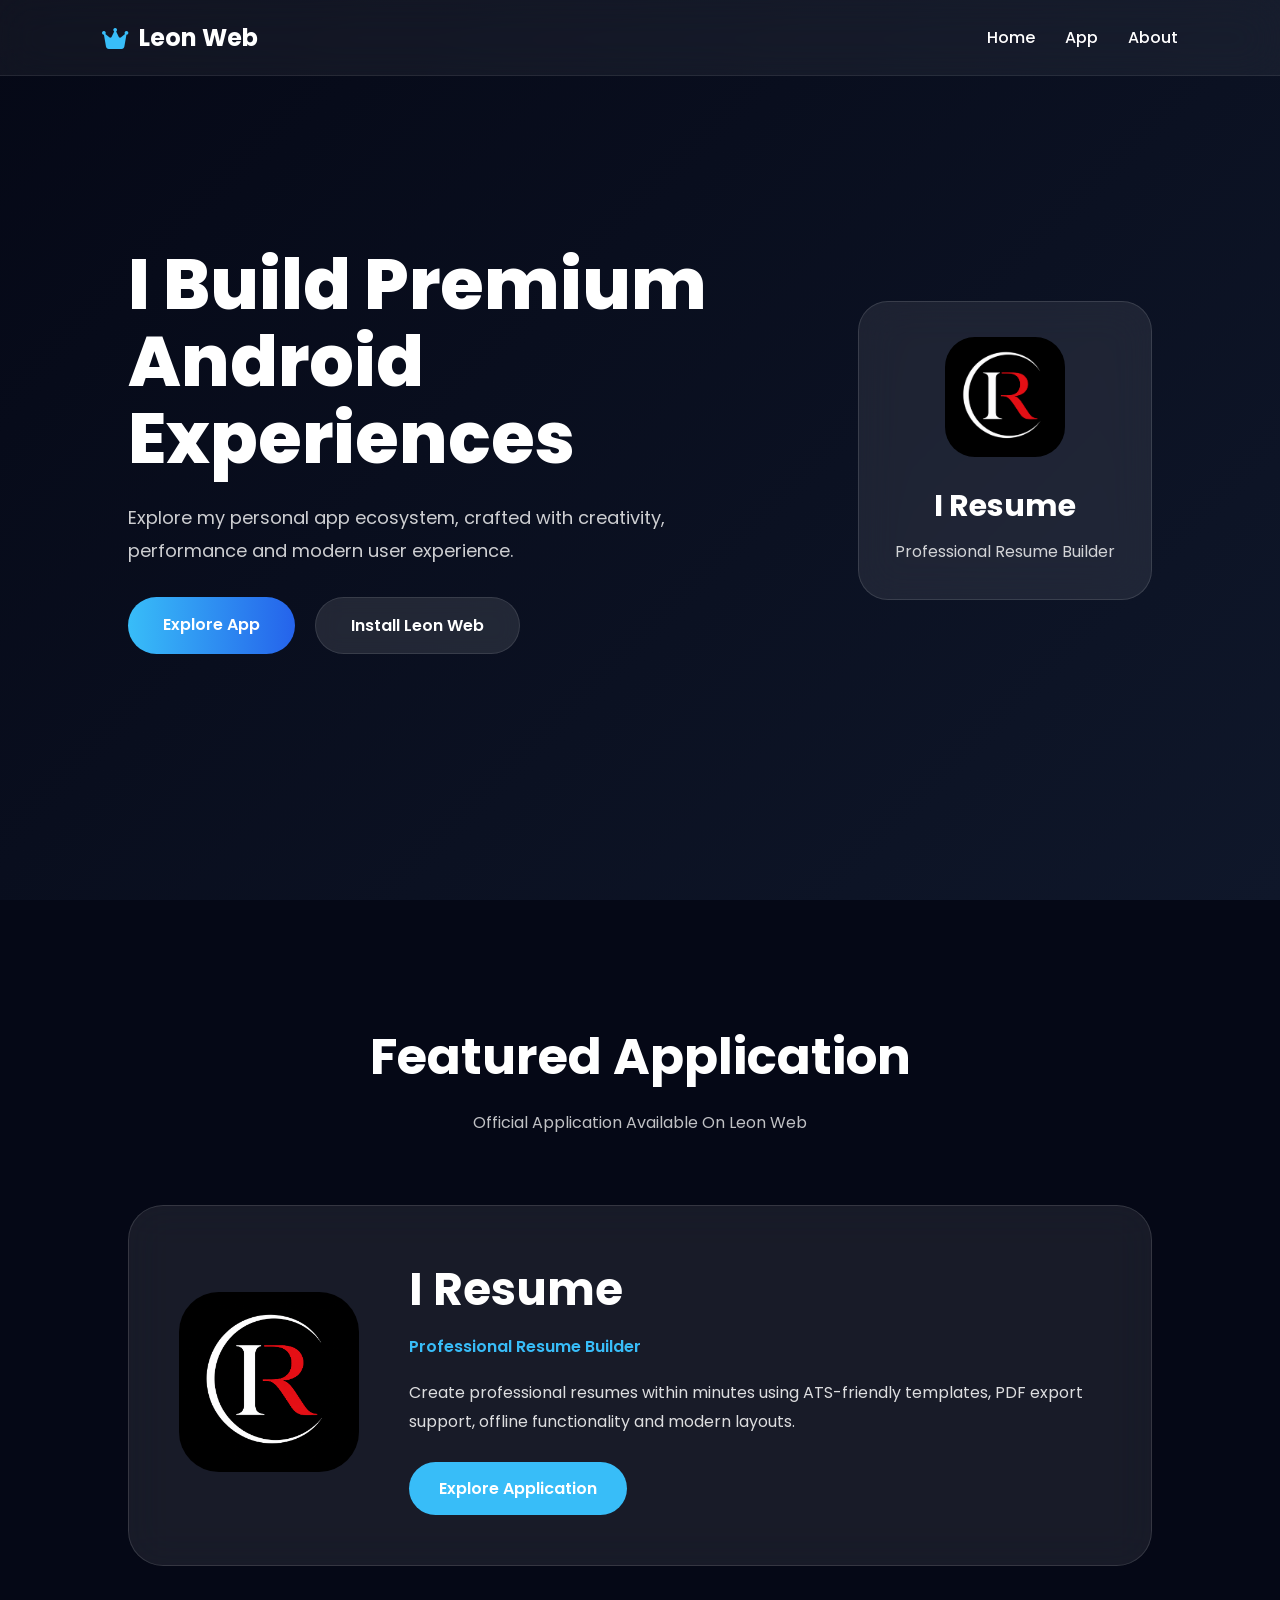
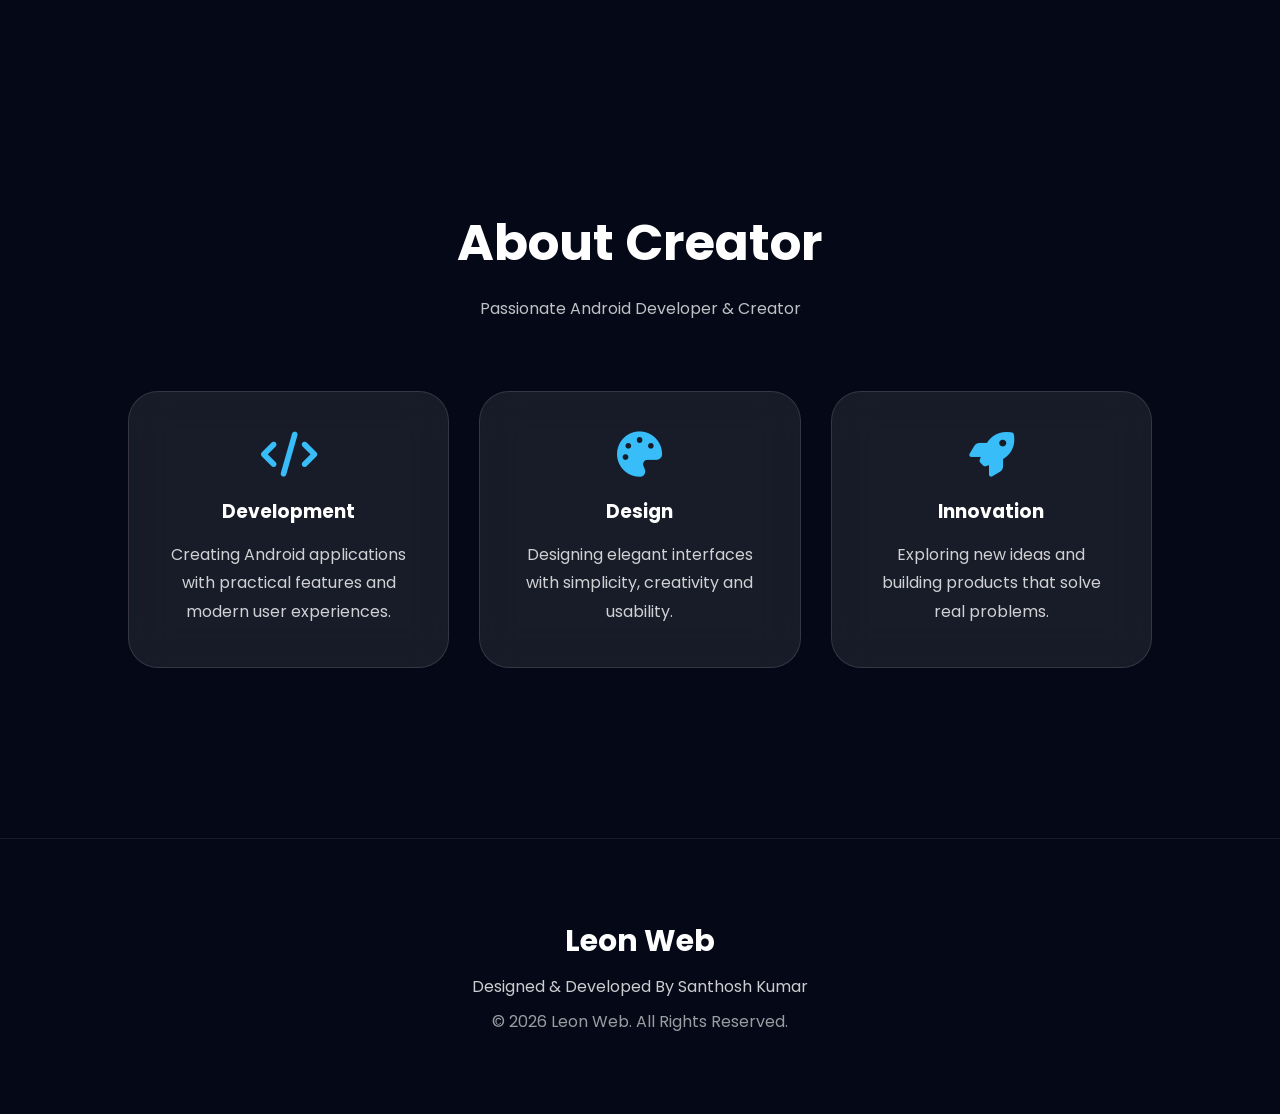
<file: index.html>
<!DOCTYPE html>
<html lang="en">

<head>

<meta charset="UTF-8">

<meta name="viewport" content="width=device-width, initial-scale=1.0">

<title>Leon Web</title>

<link rel="manifest" href="manifest.json">

<link rel="stylesheet" href="style.css">

<link href="https://fonts.googleapis.com/css2?family=Poppins:wght@300;400;500;600;700;800&display=swap" rel="stylesheet">

<link rel="stylesheet"
href="https://cdnjs.cloudflare.com/ajax/libs/font-awesome/6.5.1/css/all.min.css">

</head>

<body>

<div class="bg-animation"></div>

<header>

<div class="logo">

<i class="fa-solid fa-crown"></i>

<span>Leon Web</span>

</div>

<nav>

<a href="#home">Home</a>

<a href="#featured">App</a>

<a href="#about">About</a>

</nav>

</header>

<section
class="hero"
id="home">

<div class="hero-content">

<h1>

I Build Premium Android Experiences

</h1>

<p>

Explore my personal app ecosystem, crafted with creativity, performance and modern user experience.

</p>

<div class="hero-buttons">

<a
href="#featured"
class="hero-btn">

Explore App

</a>

<a
id="installBtn"
class="hero-btn secondary-btn">

Install Leon Web

</a>

</div>

</div>

<div class="hero-card">

<img
src="images/icon.png"
alt="I Resume">

<h2>

I Resume

</h2>

<p>

Professional Resume Builder

</p>

</div>

</section>

<section
class="featured"
id="featured">

<div class="section-title">

<h2>

Featured Application

</h2>

<p>

Official Application Available On Leon Web

</p>

</div>

<div class="featured-card">

<div class="featured-left">

<img
src="images/icon.png"
alt="I Resume">

</div>

<div class="featured-right">

<h3>

I Resume

</h3>

<span>

Professional Resume Builder

</span>

<p>

Create professional resumes within minutes using ATS-friendly templates, PDF export support, offline functionality and modern layouts.

</p>

<a
href="app.html">

Explore Application

</a>

</div>

</div>

</section>

<section
class="about"
id="about">

<div class="section-title">

<h2>

About Creator

</h2>

<p>

Passionate Android Developer & Creator

</p>

</div>

<div class="about-box">

<div class="about-card">

<i class="fa-solid fa-code"></i>

<h3>

Development

</h3>

<p>

Creating Android applications with practical features and modern user experiences.

</p>

</div>

<div class="about-card">

<i class="fa-solid fa-palette"></i>

<h3>

Design

</h3>

<p>

Designing elegant interfaces with simplicity, creativity and usability.

</p>

</div>

<div class="about-card">

<i class="fa-solid fa-rocket"></i>

<h3>

Innovation

</h3>

<p>

Exploring new ideas and building products that solve real problems.

</p>

</div>

</div>

</section>

<footer>

<h3>

Leon Web

</h3>

<p>

Designed & Developed By Santhosh Kumar

</p>

<span>

© 2026 Leon Web. All Rights Reserved.

</span>

</footer>

<script src="script.js"></script>

</body>

</html>
</file>
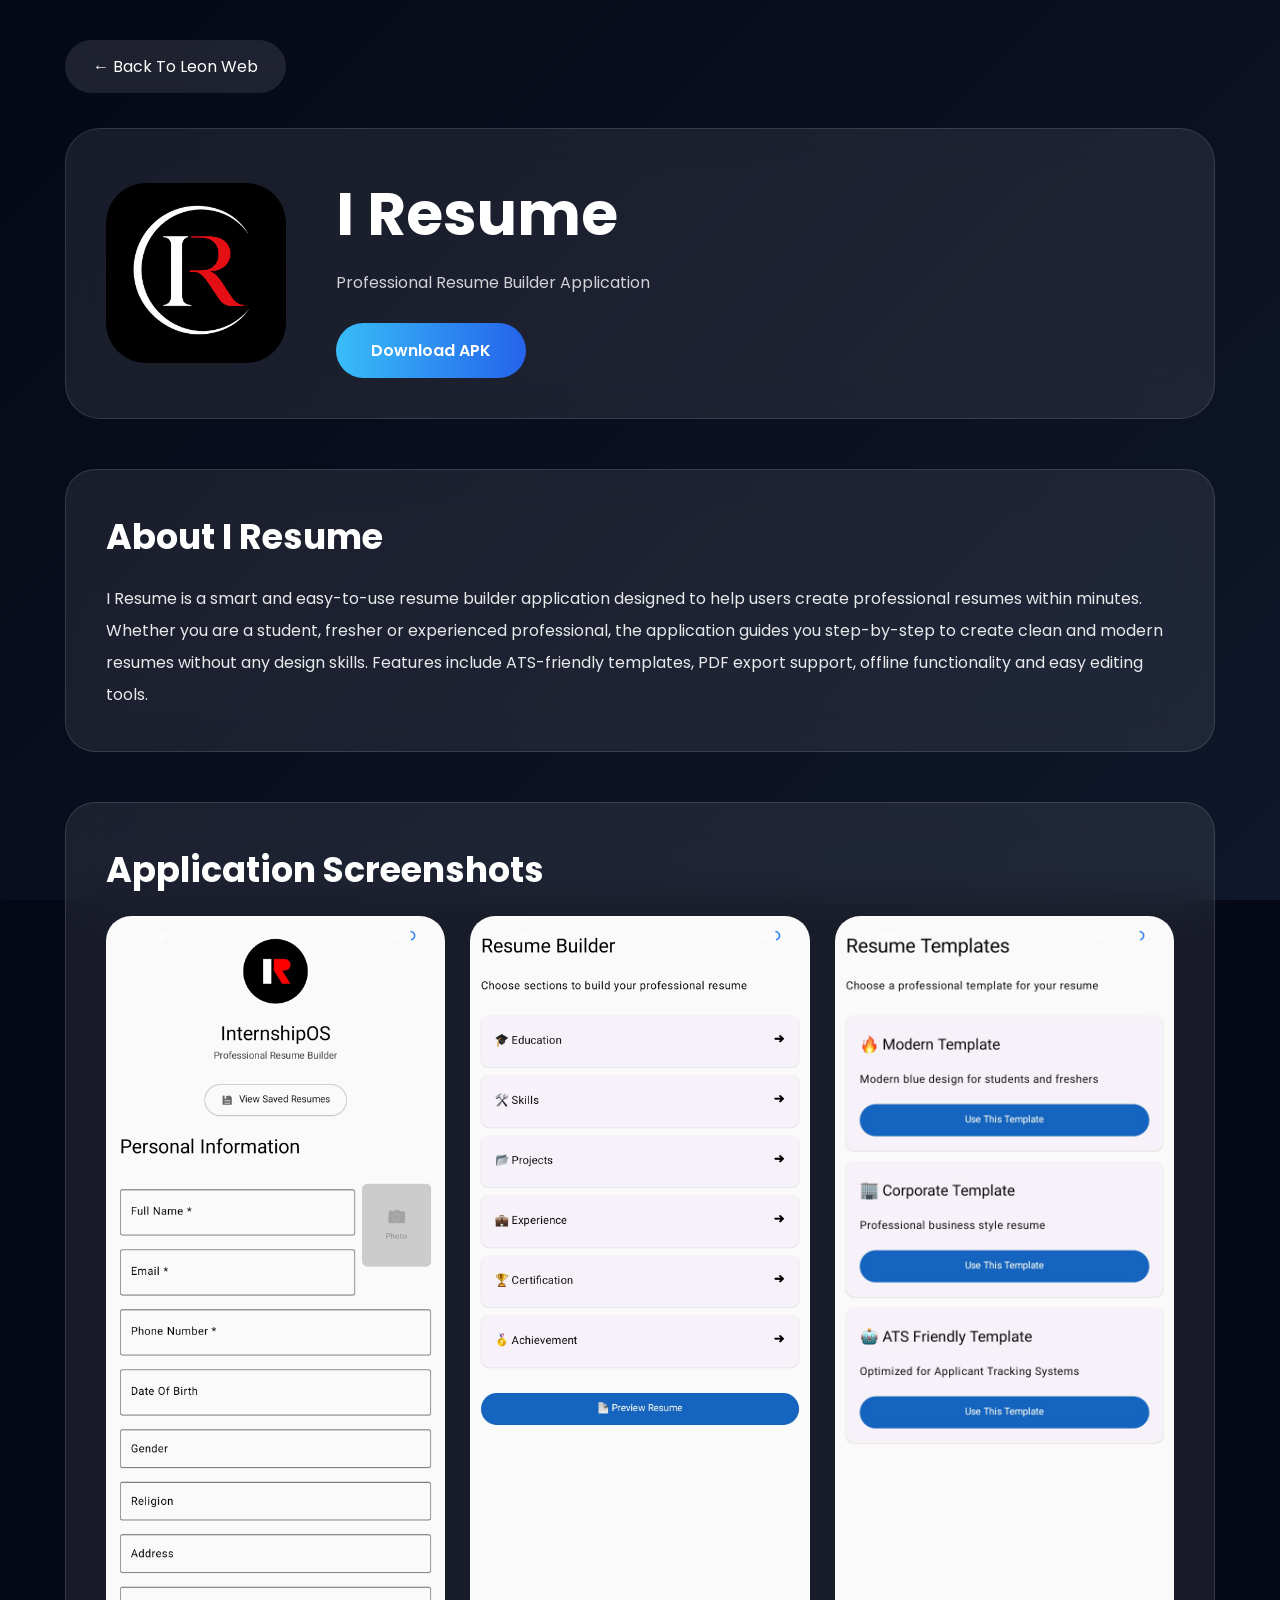
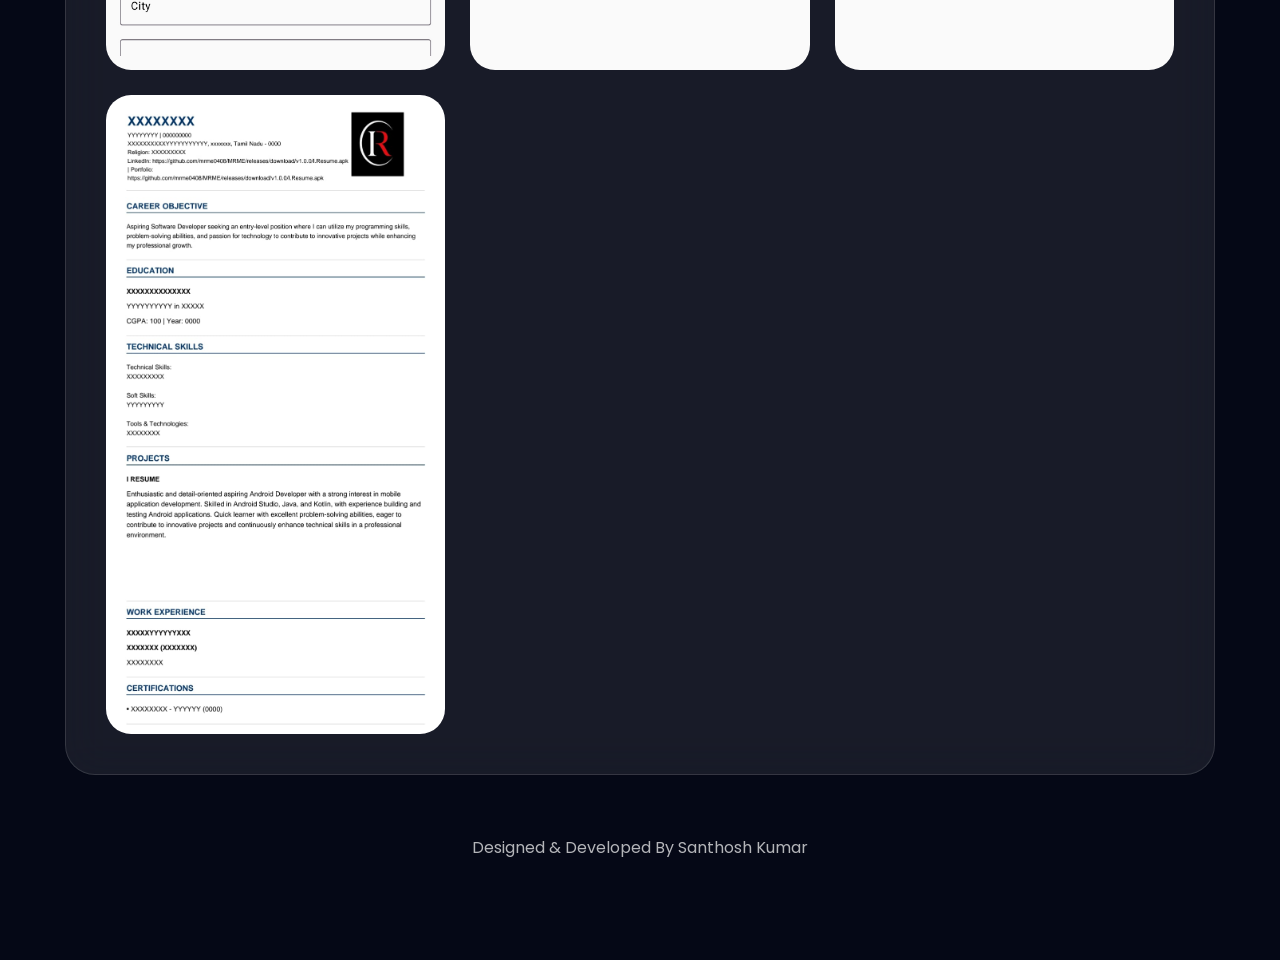
<file: app.html>
<!DOCTYPE html>
<html lang="en">

<head>

<meta charset="UTF-8">

<meta name="viewport" content="width=device-width, initial-scale=1.0">

<title>I Resume - Leon Web</title>

<link href="https://fonts.googleapis.com/css2?family=Poppins:wght@300;400;500;600;700;800&display=swap" rel="stylesheet">

<style>

*{
margin:0;
padding:0;
box-sizing:border-box;
font-family:'Poppins',sans-serif;
}

body{
background:#050816;
color:white;
overflow-x:hidden;
}

/* Background */

body::before{

content:'';

position:fixed;

top:0;
left:0;

width:100%;
height:100%;

z-index:-1;

background:linear-gradient(
135deg,
#050816,
#0f172a,
#1e293b,
#2563eb,
#06b6d4
);

background-size:400% 400%;

animation:bgMove 12s ease infinite;
}

@keyframes bgMove{

0%{
background-position:0% 50%;
}

50%{
background-position:100% 50%;
}

100%{
background-position:0% 50%;
}

}

.container{

max-width:1200px;

margin:auto;

padding:40px 25px;
}

.back-btn{

display:inline-block;

padding:14px 28px;

border-radius:50px;

background:rgba(255,255,255,.1);

backdrop-filter:blur(15px);

text-decoration:none;

color:white;

margin-bottom:35px;
}

.hero{

display:flex;

align-items:center;

gap:50px;

flex-wrap:wrap;

padding:40px;

border-radius:35px;

background:rgba(255,255,255,.08);

backdrop-filter:blur(20px);

border:1px solid rgba(255,255,255,.12);
}

.hero img{

width:180px;

height:180px;

object-fit:cover;

border-radius:40px;
}

.info{

flex:1;
}

.info h1{

font-size:60px;

margin-bottom:10px;
}

.info p{

opacity:.8;

line-height:1.8;
}

.download-btn{

display:inline-block;

margin-top:25px;

padding:15px 35px;

border-radius:50px;

background:linear-gradient(
90deg,
#38bdf8,
#2563eb
);

color:white;

text-decoration:none;

font-weight:600;
}

.section{

margin-top:50px;

padding:40px;

border-radius:30px;

background:rgba(255,255,255,.08);

backdrop-filter:blur(20px);

border:1px solid rgba(255,255,255,.12);
}

.section h2{

font-size:35px;

margin-bottom:20px;
}

.section p{

line-height:2;

opacity:.9;
}

.gallery{

display:grid;

grid-template-columns:
repeat(auto-fit,minmax(250px,1fr));

gap:25px;
}

.gallery img{

width:100%;

border-radius:25px;

transition:.4s;
}

.gallery img:hover{

transform:scale(1.04);
}

footer{

text-align:center;

padding:60px 0;

opacity:.7;
}

@media(max-width:900px){

.hero{

flex-direction:column;

text-align:center;
}

.info h1{

font-size:42px;
}

}

</style>

</head>

<body>

<div class="container">

<a
href="index.html"
class="back-btn">

← Back To Leon Web

</a>

<div class="hero">

<img
src="images/icon.png"
alt="I Resume">

<div class="info">

<h1>

I Resume

</h1>

<p>

Professional Resume Builder Application

</p>

<a
class="download-btn"
href="https://github.com/mrme0408/MRME/releases/download/v1.0.0/I.Resume.apk">

Download APK

</a>

</div>

</div>

<div class="section">

<h2>

About I Resume

</h2>

<p>

I Resume is a smart and easy-to-use resume builder application designed to help users create professional resumes within minutes.

Whether you are a student, fresher or experienced professional, the application guides you step-by-step to create clean and modern resumes without any design skills.

Features include ATS-friendly templates, PDF export support, offline functionality and easy editing tools.

</p>

</div>

<div class="section">

<h2>

Application Screenshots

</h2>

<div class="gallery">

<img src="images/screenshot1.jpg">

<img src="images/screenshot2.jpg">

<img src="images/screenshot3.jpg">

<img src="images/screenshot4.jpg">

</div>

</div>

<footer>

<p>

Designed & Developed By Santhosh Kumar

</p>

</footer>

</div>

</body>

</html>
</file>
<file: style.css>
*{
margin:0;
padding:0;
box-sizing:border-box;
font-family:'Poppins',sans-serif;
scroll-behavior:smooth;
}

body{
background:#050816;
color:#fff;
overflow-x:hidden;
}

.bg-animation{
position:fixed;
top:0;
left:0;
width:100%;
height:100%;
z-index:-1;

background:linear-gradient(
135deg,
#050816,
#0f172a,
#1e293b,
#2563eb,
#06b6d4
);

background-size:400% 400%;

animation:bgMove 12s ease infinite;
}

@keyframes bgMove{

0%{
background-position:0% 50%;
}

50%{
background-position:100% 50%;
}

100%{
background-position:0% 50%;
}

}

header{

position:fixed;

top:0;
left:0;

width:100%;

padding:20px 8%;

display:flex;

justify-content:space-between;

align-items:center;

background:rgba(255,255,255,.05);

backdrop-filter:blur(20px);

border-bottom:1px solid rgba(255,255,255,.08);

z-index:999;
}

.logo{

display:flex;

align-items:center;

gap:10px;

font-size:24px;

font-weight:700;
}

.logo i{

color:#38bdf8;
}

nav{

display:flex;

gap:30px;
}

nav a{

text-decoration:none;

color:white;

font-weight:500;

transition:.3s;
}

nav a:hover{

color:#38bdf8;
}

.hero{

min-height:100vh;

padding:120px 10%;

display:flex;

justify-content:center;

align-items:center;

gap:80px;
}

.hero-content{

max-width:650px;
}

.hero-content h1{

font-size:70px;

font-weight:800;

line-height:1.1;

margin-bottom:25px;
}

.hero-content p{

font-size:18px;

opacity:.8;

line-height:1.8;

margin-bottom:30px;
}

.hero-buttons{

display:flex;

gap:20px;

flex-wrap:wrap;
}

.hero-btn{

display:inline-block;

padding:15px 35px;

border-radius:50px;

background:linear-gradient(
90deg,
#38bdf8,
#2563eb
);

text-decoration:none;

color:white;

font-weight:600;

cursor:pointer;

transition:.4s;
}

.hero-btn:hover{

transform:translateY(-5px);

box-shadow:0 0 30px #38bdf8;
}

.secondary-btn{

background:rgba(255,255,255,.1);

backdrop-filter:blur(10px);

border:1px solid rgba(255,255,255,.1);
}

.hero-card{

width:340px;

padding:35px;

border-radius:30px;

background:rgba(255,255,255,.08);

backdrop-filter:blur(20px);

border:1px solid rgba(255,255,255,.12);

text-align:center;

animation:floatCard 5s ease-in-out infinite;
}

.hero-card img{

width:120px;

height:120px;

object-fit:cover;

border-radius:30px;

margin-bottom:20px;
}

.hero-card h2{

font-size:30px;

margin-bottom:10px;
}

.hero-card p{

opacity:.8;
}

@keyframes floatCard{

0%,100%{
transform:translateY(0);
}

50%{
transform:translateY(-15px);
}

}
/* Featured Section */

.featured{

padding:120px 10%;
}

.section-title{

text-align:center;

margin-bottom:70px;
}

.section-title h2{

font-size:50px;

margin-bottom:15px;
}

.section-title p{

opacity:.75;
}

.featured-card{

display:flex;

align-items:center;

gap:50px;

padding:50px;

border-radius:35px;

background:rgba(255,255,255,.08);

backdrop-filter:blur(20px);

border:1px solid rgba(255,255,255,.12);

transition:.4s;
}

.featured-card:hover{

transform:translateY(-10px);

box-shadow:0 0 40px rgba(56,189,248,.4);
}

.featured-left img{

width:180px;

height:180px;

object-fit:cover;

border-radius:40px;
}

.featured-right{

flex:1;
}

.featured-right h3{

font-size:45px;

margin-bottom:10px;
}

.featured-right span{

display:block;

color:#38bdf8;

font-weight:600;

margin-bottom:20px;
}

.featured-right p{

line-height:1.8;

opacity:.85;

margin-bottom:25px;
}

.featured-right a{

display:inline-block;

padding:14px 30px;

border-radius:50px;

background:#38bdf8;

text-decoration:none;

color:white;

font-weight:600;

transition:.3s;
}

.featured-right a:hover{

transform:translateY(-5px);
}

/* About */

.about{

padding:120px 10%;
}

.about-box{

display:grid;

grid-template-columns:
repeat(auto-fit,minmax(280px,1fr));

gap:30px;
}

.about-card{

padding:40px;

border-radius:30px;

text-align:center;

background:rgba(255,255,255,.08);

backdrop-filter:blur(20px);

border:1px solid rgba(255,255,255,.12);

transition:.4s;
}

.about-card:hover{

transform:translateY(-10px);

box-shadow:0 0 30px rgba(56,189,248,.4);
}

.about-card i{

font-size:45px;

color:#38bdf8;

margin-bottom:20px;
}

.about-card h3{

margin-bottom:15px;
}

.about-card p{

line-height:1.8;

opacity:.8;
}

/* Footer */

footer{

padding:80px 10%;

text-align:center;

border-top:1px solid rgba(255,255,255,.08);

margin-top:50px;
}

footer h3{

font-size:30px;

margin-bottom:10px;
}

footer p{

opacity:.8;

margin-bottom:10px;
}

footer span{

opacity:.6;
}

/* Reveal Animation */

.hero-card,
.featured-card,
.about-card{

opacity:0;

transform:translateY(60px);

transition:.8s;
}

.show{

opacity:1 !important;

transform:translateY(0) !important;
}

/* Mobile */

@media(max-width:900px){

.hero{

flex-direction:column;

text-align:center;

padding-top:140px;
}

.hero-content h1{

font-size:45px;
}

.featured-card{

flex-direction:column;

text-align:center;
}

.featured-right h3{

font-size:35px;
}

header{

padding:20px;
}

nav{

gap:15px;
}

.section-title h2{

font-size:35px;
}

}
</file>
